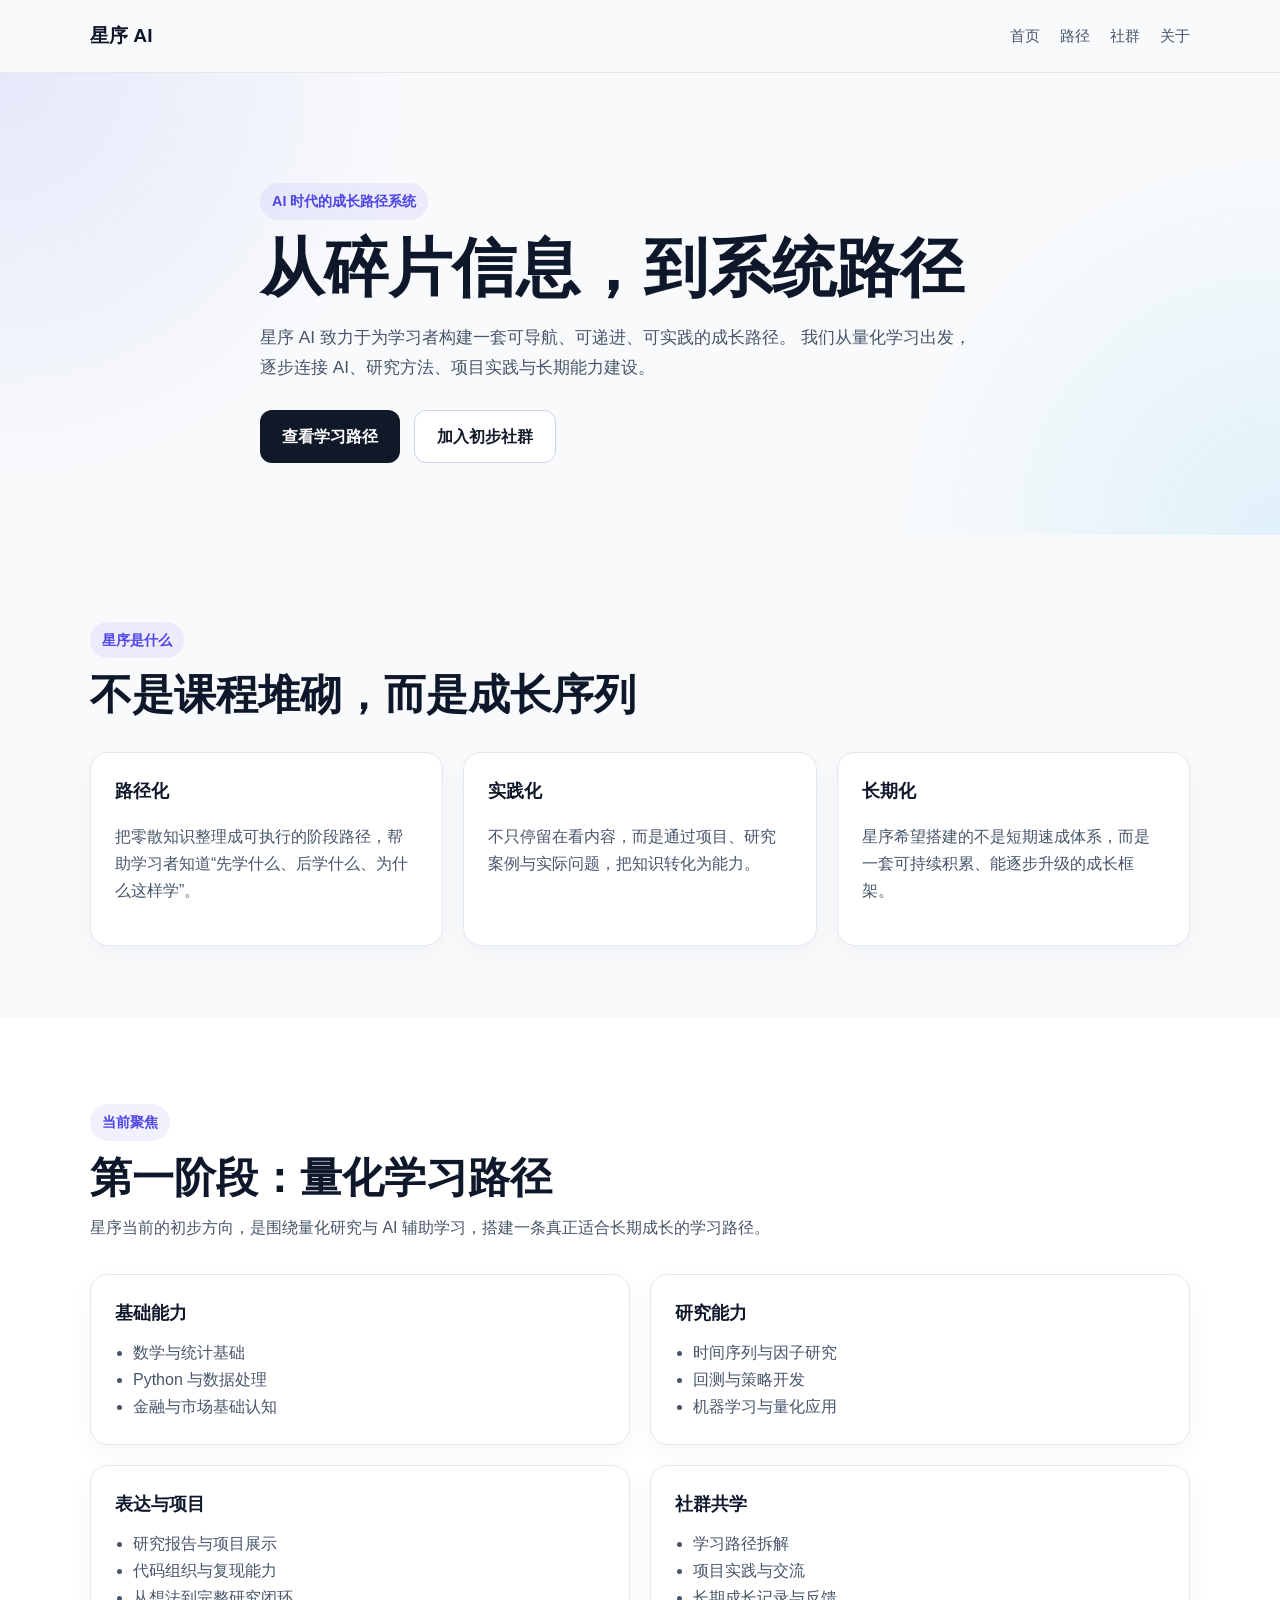
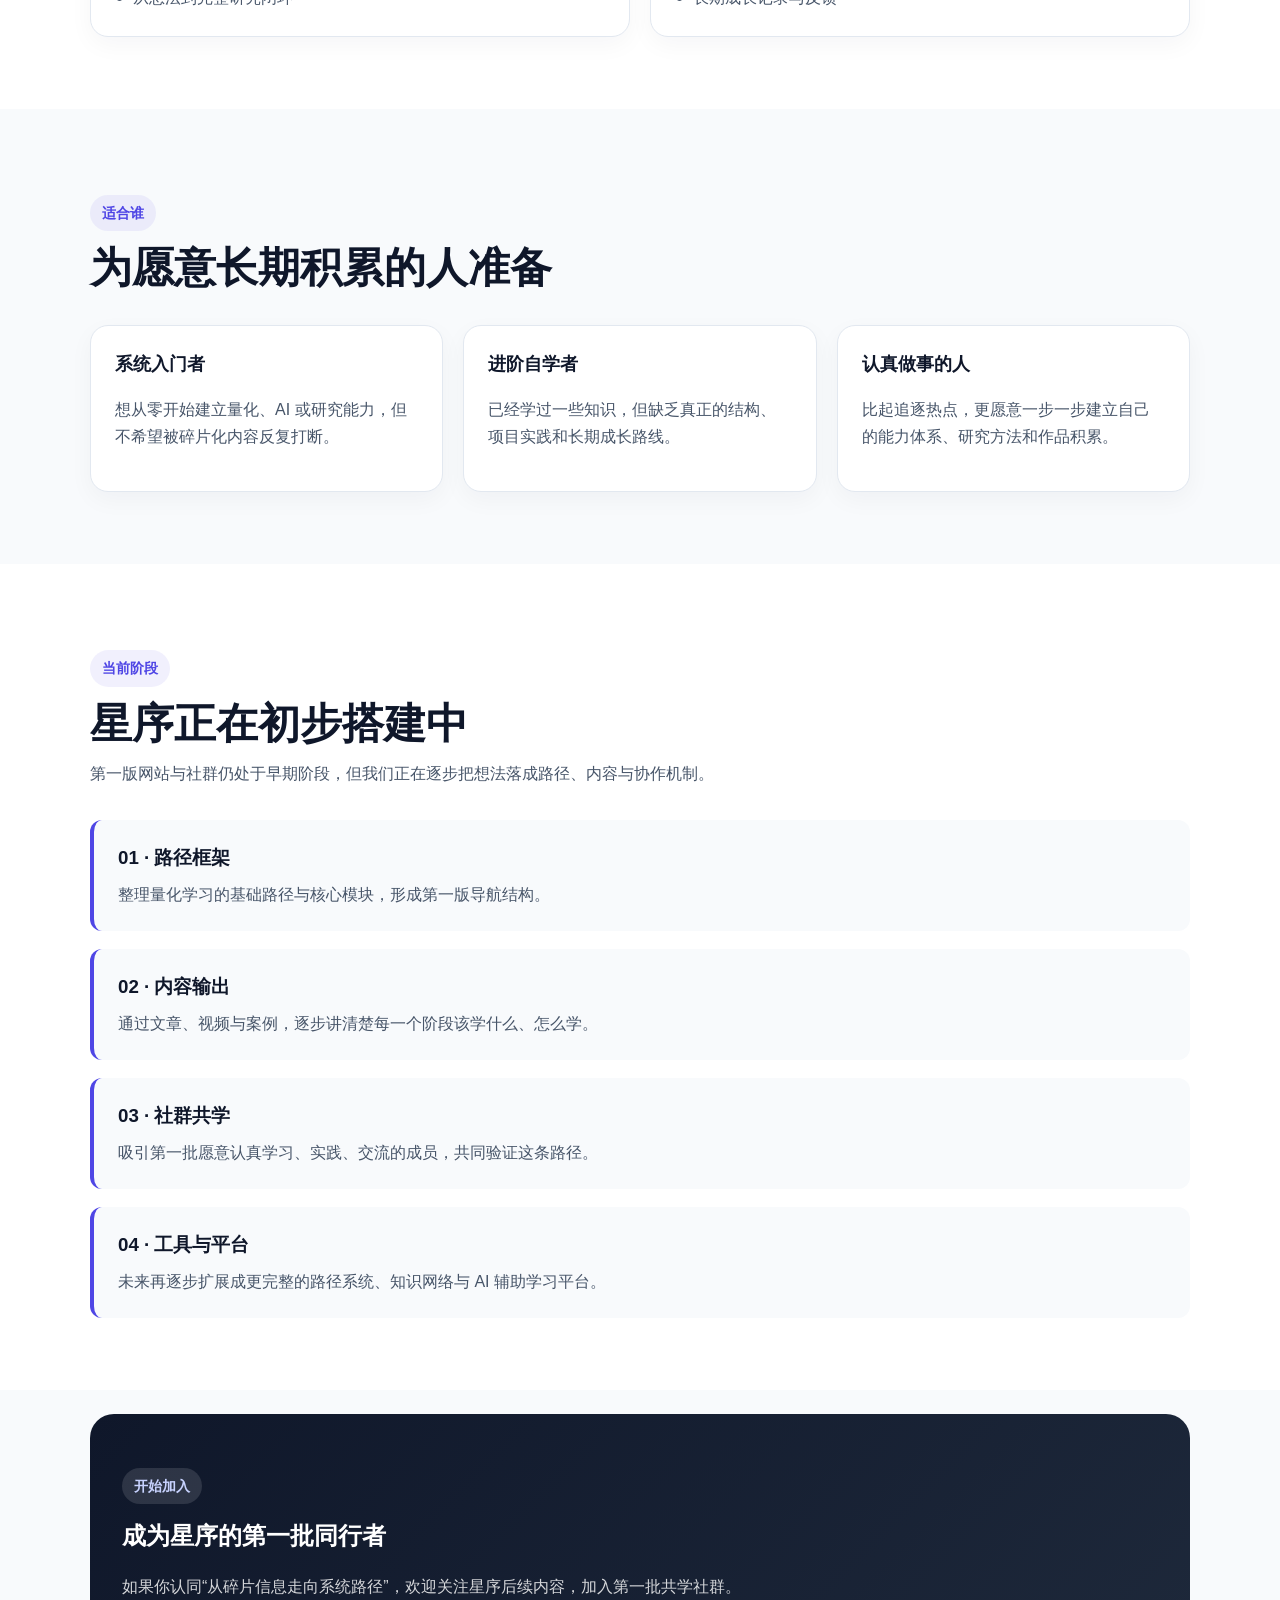
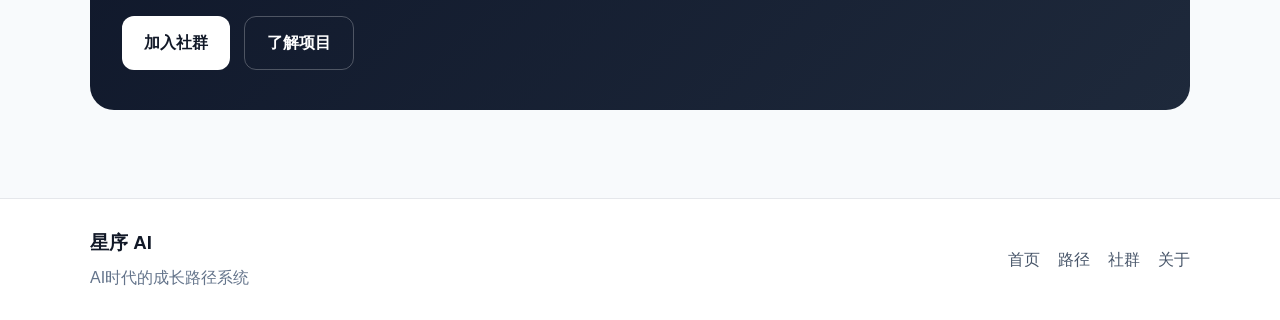
<file: index.html>
<!DOCTYPE html>
<html lang="zh-CN">
<head>
  <meta charset="UTF-8" />
  <meta name="viewport" content="width=device-width, initial-scale=1.0" />
  <title>星序 AI | AI时代的成长路径系统</title>
  <meta name="description" content="星序 AI 是一个面向 AI 时代与量化研究的成长路径系统，帮助学习者从碎片化信息走向系统化进阶。" />
  <meta name="keywords" content="星序AI, 量化学习, AI学习路径, 量化研究, 成长路径, 学习社群" />
  <meta name="author" content="星序 AI" />
  <link rel="stylesheet" href="styles/main.css" />
</head>
<body>
  <header class="site-header">
    <div class="container nav">
      <div class="brand">
        <a href="index.html">星序 AI</a>
      </div>
      <nav class="nav-links">
        <a href="index.html">首页</a>
        <a href="pages/path.html">路径</a>
        <a href="pages/community.html">社群</a>
        <a href="pages/about.html">关于</a>
      </nav>
    </div>
  </header>

  <main>
    <section class="hero">
      <div class="container hero-content">
        <p class="hero-tag">AI 时代的成长路径系统</p>
        <h1>从碎片信息，到系统路径</h1>
        <p class="hero-desc">
          星序 AI 致力于为学习者构建一套可导航、可递进、可实践的成长路径。
          我们从量化学习出发，逐步连接 AI、研究方法、项目实践与长期能力建设。
        </p>
        <div class="hero-actions">
          <a class="btn btn-primary" href="pages/path.html">查看学习路径</a>
          <a class="btn btn-secondary" href="pages/community.html">加入初步社群</a>
        </div>
      </div>
    </section>

    <section class="section">
      <div class="container">
        <div class="section-header">
          <p class="section-tag">星序是什么</p>
          <h2>不是课程堆砌，而是成长序列</h2>
        </div>
        <div class="grid grid-3">
          <div class="card">
            <h3>路径化</h3>
            <p>
              把零散知识整理成可执行的阶段路径，帮助学习者知道“先学什么、后学什么、为什么这样学”。
            </p>
          </div>
          <div class="card">
            <h3>实践化</h3>
            <p>
              不只停留在看内容，而是通过项目、研究案例与实际问题，把知识转化为能力。
            </p>
          </div>
          <div class="card">
            <h3>长期化</h3>
            <p>
              星序希望搭建的不是短期速成体系，而是一套可持续积累、能逐步升级的成长框架。
            </p>
          </div>
        </div>
      </div>
    </section>

    <section class="section section-alt">
      <div class="container">
        <div class="section-header">
          <p class="section-tag">当前聚焦</p>
          <h2>第一阶段：量化学习路径</h2>
          <p class="section-desc">
            星序当前的初步方向，是围绕量化研究与 AI 辅助学习，搭建一条真正适合长期成长的学习路径。
          </p>
        </div>
        <div class="grid grid-2">
          <div class="card">
            <h3>基础能力</h3>
            <ul>
              <li>数学与统计基础</li>
              <li>Python 与数据处理</li>
              <li>金融与市场基础认知</li>
            </ul>
          </div>
          <div class="card">
            <h3>研究能力</h3>
            <ul>
              <li>时间序列与因子研究</li>
              <li>回测与策略开发</li>
              <li>机器学习与量化应用</li>
            </ul>
          </div>
          <div class="card">
            <h3>表达与项目</h3>
            <ul>
              <li>研究报告与项目展示</li>
              <li>代码组织与复现能力</li>
              <li>从想法到完整研究闭环</li>
            </ul>
          </div>
          <div class="card">
            <h3>社群共学</h3>
            <ul>
              <li>学习路径拆解</li>
              <li>项目实践与交流</li>
              <li>长期成长记录与反馈</li>
            </ul>
          </div>
        </div>
      </div>
    </section>

    <section class="section">
      <div class="container">
        <div class="section-header">
          <p class="section-tag">适合谁</p>
          <h2>为愿意长期积累的人准备</h2>
        </div>
        <div class="grid grid-3">
          <div class="card">
            <h3>系统入门者</h3>
            <p>
              想从零开始建立量化、AI 或研究能力，但不希望被碎片化内容反复打断。
            </p>
          </div>
          <div class="card">
            <h3>进阶自学者</h3>
            <p>
              已经学过一些知识，但缺乏真正的结构、项目实践和长期成长路线。
            </p>
          </div>
          <div class="card">
            <h3>认真做事的人</h3>
            <p>
              比起追逐热点，更愿意一步一步建立自己的能力体系、研究方法和作品积累。
            </p>
          </div>
        </div>
      </div>
    </section>

    <section class="section section-alt">
      <div class="container">
        <div class="section-header">
          <p class="section-tag">当前阶段</p>
          <h2>星序正在初步搭建中</h2>
          <p class="section-desc">
            第一版网站与社群仍处于早期阶段，但我们正在逐步把想法落成路径、内容与协作机制。
          </p>
        </div>
        <div class="timeline">
          <div class="timeline-item">
            <h3>01 · 路径框架</h3>
            <p>整理量化学习的基础路径与核心模块，形成第一版导航结构。</p>
          </div>
          <div class="timeline-item">
            <h3>02 · 内容输出</h3>
            <p>通过文章、视频与案例，逐步讲清楚每一个阶段该学什么、怎么学。</p>
          </div>
          <div class="timeline-item">
            <h3>03 · 社群共学</h3>
            <p>吸引第一批愿意认真学习、实践、交流的成员，共同验证这条路径。</p>
          </div>
          <div class="timeline-item">
            <h3>04 · 工具与平台</h3>
            <p>未来再逐步扩展成更完整的路径系统、知识网络与 AI 辅助学习平台。</p>
          </div>
        </div>
      </div>
    </section>

    <section class="section cta-section">
      <div class="container cta-box">
        <p class="section-tag">开始加入</p>
        <h2>成为星序的第一批同行者</h2>
        <p>
          如果你认同“从碎片信息走向系统路径”，欢迎关注星序后续内容，加入第一批共学社群。
        </p>
        <div class="hero-actions">
          <a class="btn btn-primary" href="pages/community.html">加入社群</a>
          <a class="btn btn-secondary" href="pages/about.html">了解项目</a>
        </div>
      </div>
    </section>
  </main>

  <footer class="site-footer">
    <div class="container footer-content">
      <div>
        <h3>星序 AI</h3>
        <p>AI时代的成长路径系统</p>
      </div>
      <div class="footer-links">
        <a href="index.html">首页</a>
        <a href="pages/path.html">路径</a>
        <a href="pages/community.html">社群</a>
        <a href="pages/about.html">关于</a>
      </div>
    </div>
  </footer>

  <script src="scripts/main.js"></script>
</body>
</html>
</file>
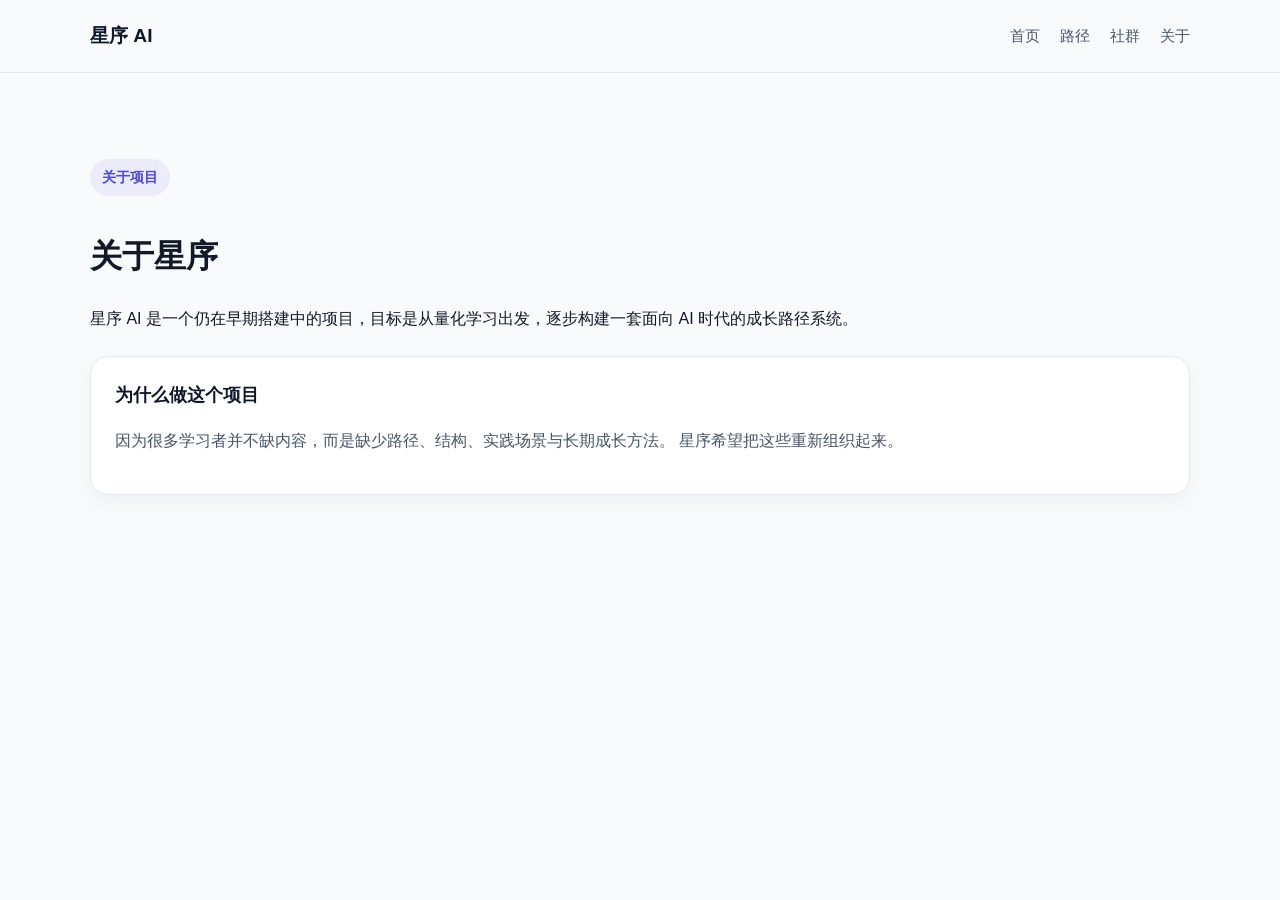
<file: pages/about.html>
<!DOCTYPE html>
<html lang="zh-CN">
<head>
  <meta charset="UTF-8" />
  <meta name="viewport" content="width=device-width, initial-scale=1.0" />
  <title>关于 | 星序 AI</title>
  <link rel="stylesheet" href="../styles/main.css" />
</head>
<body>
  <header class="site-header">
    <div class="container nav">
      <div class="brand"><a href="../index.html">星序 AI</a></div>
      <nav class="nav-links">
        <a href="../index.html">首页</a>
        <a href="path.html">路径</a>
        <a href="community.html">社群</a>
        <a href="about.html">关于</a>
      </nav>
    </div>
  </header>

  <main class="section">
    <div class="container">
      <p class="section-tag">关于项目</p>
      <h1>关于星序</h1>
      <p>
        星序 AI 是一个仍在早期搭建中的项目，目标是从量化学习出发，逐步构建一套面向 AI 时代的成长路径系统。
      </p>

      <div class="card" style="margin-top: 24px;">
        <h3>为什么做这个项目</h3>
        <p>
          因为很多学习者并不缺内容，而是缺少路径、结构、实践场景与长期成长方法。
          星序希望把这些重新组织起来。
        </p>
      </div>
    </div>
  </main>
</body>
</html>
</file>
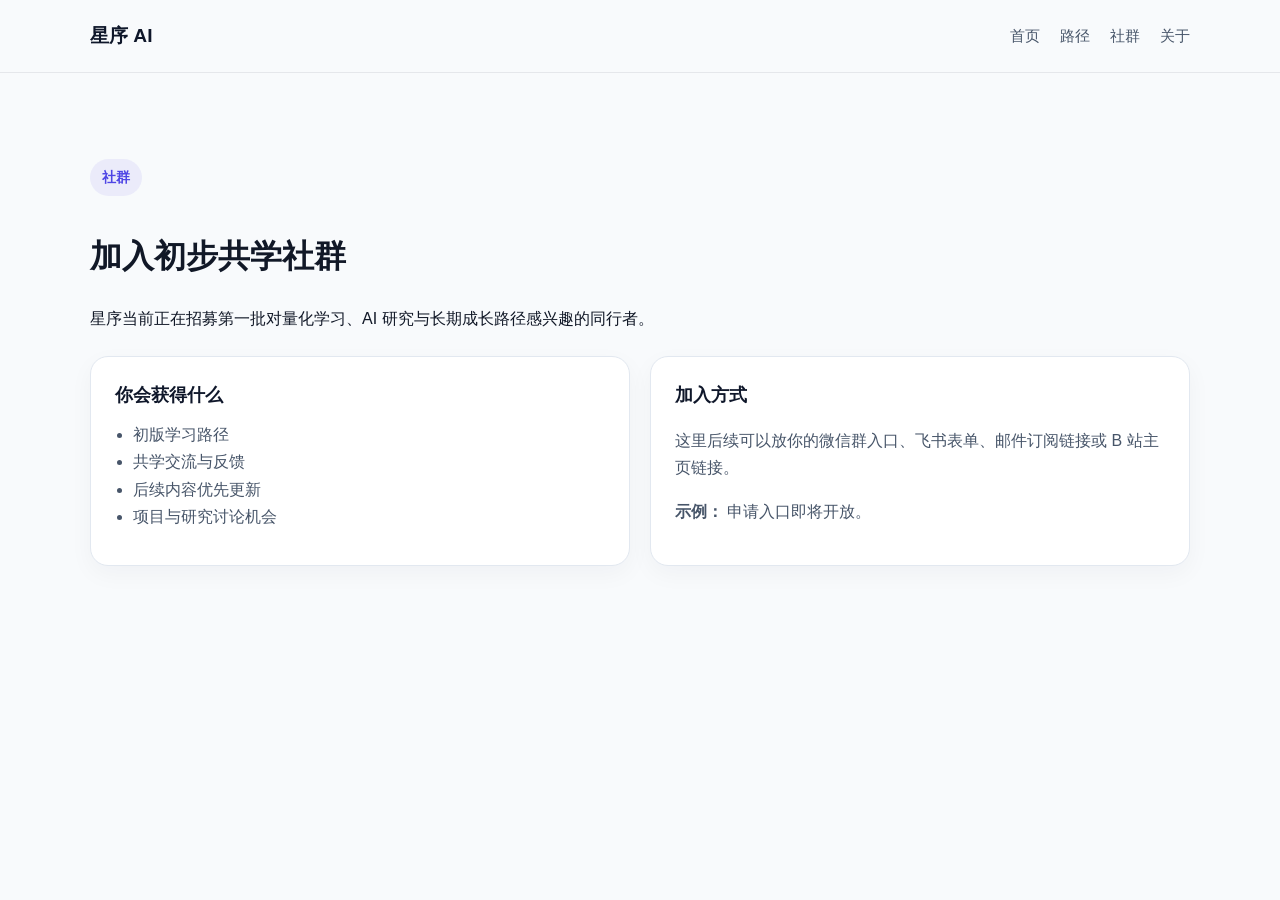
<file: pages/community.html>
<!DOCTYPE html>
<html lang="zh-CN">
<head>
  <meta charset="UTF-8" />
  <meta name="viewport" content="width=device-width, initial-scale=1.0" />
  <title>社群 | 星序 AI</title>
  <link rel="stylesheet" href="../styles/main.css" />
</head>
<body>
  <header class="site-header">
    <div class="container nav">
      <div class="brand"><a href="../index.html">星序 AI</a></div>
      <nav class="nav-links">
        <a href="../index.html">首页</a>
        <a href="path.html">路径</a>
        <a href="community.html">社群</a>
        <a href="about.html">关于</a>
      </nav>
    </div>
  </header>

  <main class="section">
    <div class="container">
      <p class="section-tag">社群</p>
      <h1>加入初步共学社群</h1>
      <p>
        星序当前正在招募第一批对量化学习、AI 研究与长期成长路径感兴趣的同行者。
      </p>

      <div class="grid grid-2" style="margin-top: 24px;">
        <div class="card">
          <h3>你会获得什么</h3>
          <ul>
            <li>初版学习路径</li>
            <li>共学交流与反馈</li>
            <li>后续内容优先更新</li>
            <li>项目与研究讨论机会</li>
          </ul>
        </div>

        <div class="card">
          <h3>加入方式</h3>
          <p>
            这里后续可以放你的微信群入口、飞书表单、邮件订阅链接或 B 站主页链接。
          </p>
          <p><strong>示例：</strong> 申请入口即将开放。</p>
        </div>
      </div>
    </div>
  </main>
</body>
</html>
</file>
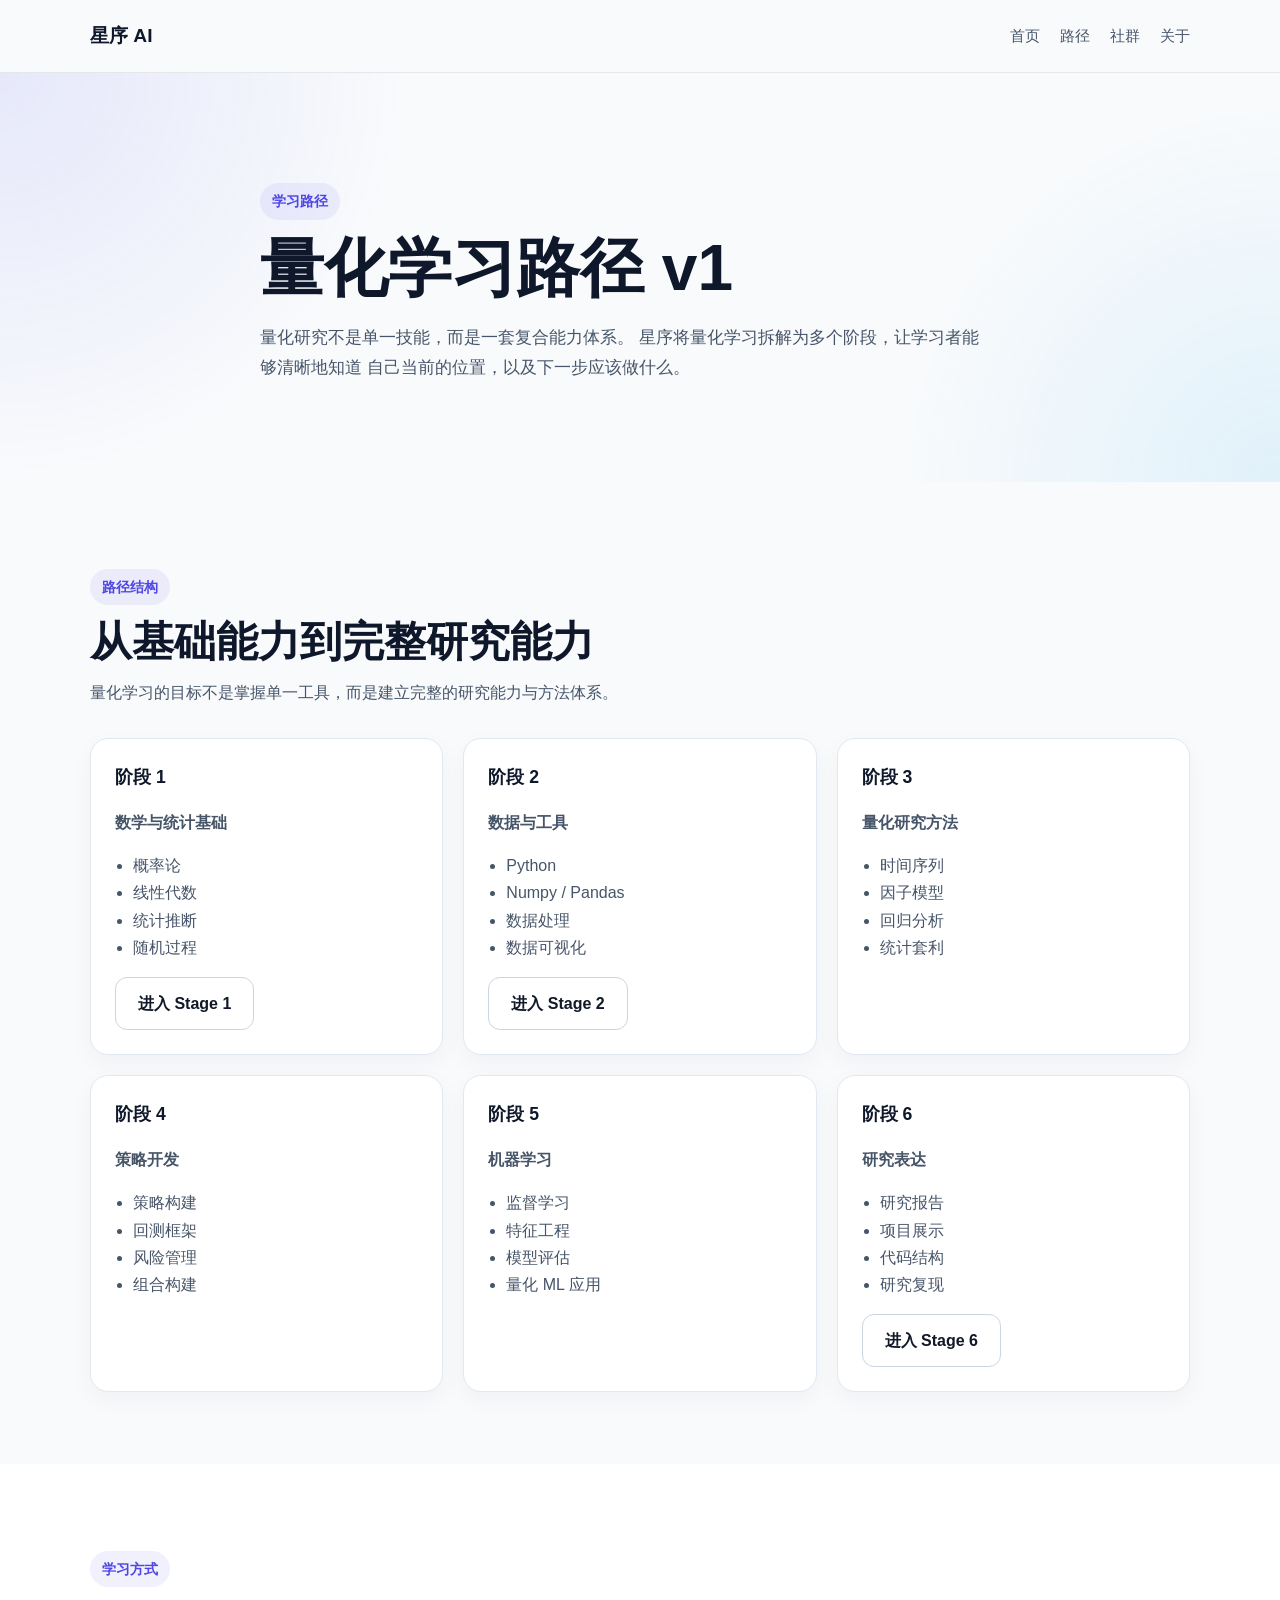
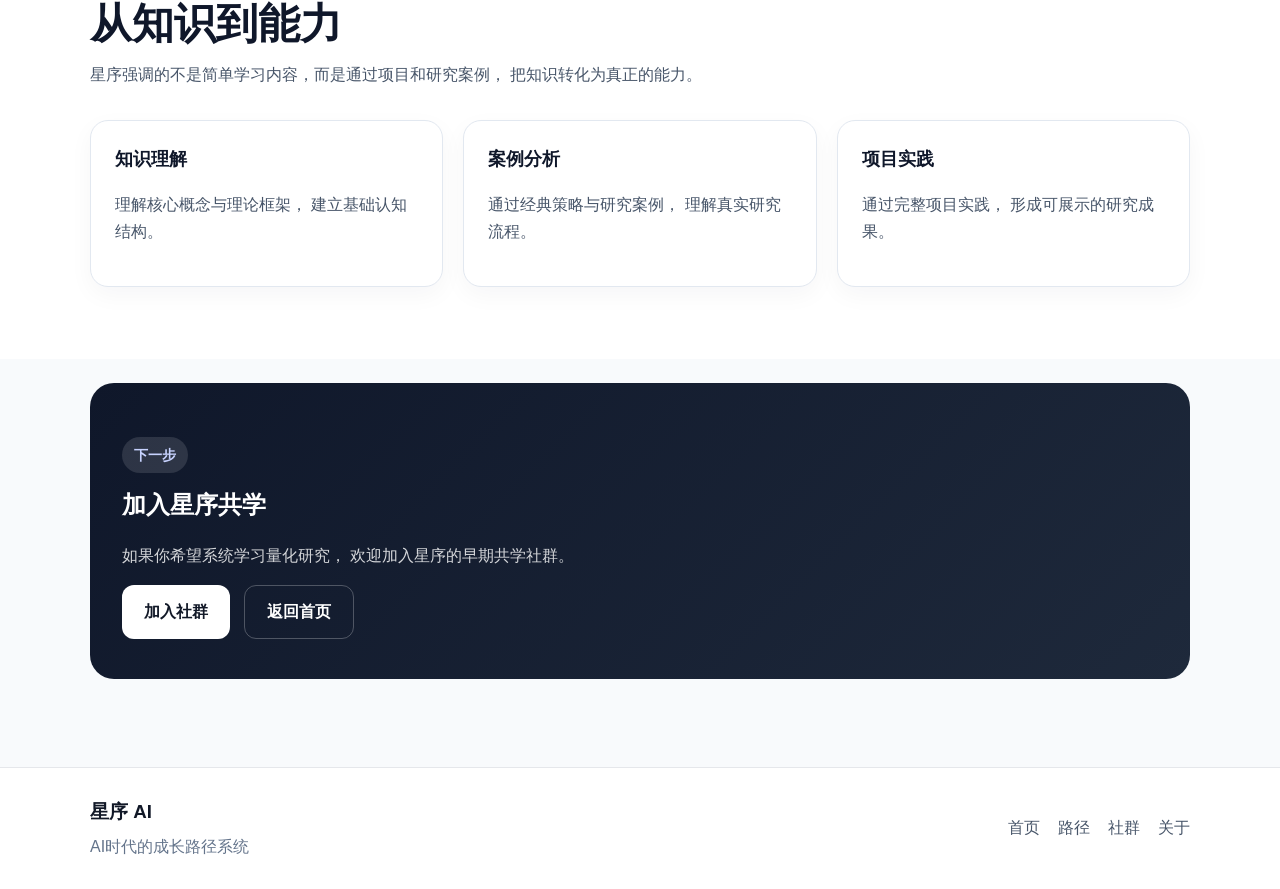
<file: pages/path.html>
<!DOCTYPE html>
<html lang="zh-CN">
<head>
<meta charset="UTF-8" />
<meta name="viewport" content="width=device-width, initial-scale=1.0" />

<title>学习路径 | 星序 AI</title>

<link rel="stylesheet" href="../styles/main.css" />

</head>

<body>

<header class="site-header">
<div class="container nav">

<div class="brand">
<a href="../index.html">星序 AI</a>
</div>

<nav class="nav-links">
<a href="../index.html">首页</a>
<a href="path.html">路径</a>
<a href="community.html">社群</a>
<a href="about.html">关于</a>
</nav>

</div>
</header>

<main>

<section class="hero">
<div class="container hero-content">

<p class="hero-tag">学习路径</p>

<h1>量化学习路径 v1</h1>

<p class="hero-desc">
量化研究不是单一技能，而是一套复合能力体系。
星序将量化学习拆解为多个阶段，让学习者能够清晰地知道
自己当前的位置，以及下一步应该做什么。
</p>

</div>
</section>


<section class="section">

<div class="container">

<div class="section-header">
<p class="section-tag">路径结构</p>
<h2>从基础能力到完整研究能力</h2>
<p class="section-desc">
量化学习的目标不是掌握单一工具，而是建立完整的研究能力与方法体系。
</p>
</div>

<div class="grid grid-3">
  
<div class="card">
<h3>阶段 1</h3>
<p><strong>数学与统计基础</strong></p>
<ul>
<li>概率论</li>
<li>线性代数</li>
<li>统计推断</li>
<li>随机过程</li>
</ul>
<div class="hero-actions" style="margin-top:16px">
<a class="btn btn-secondary" href="../stages/stage1_math.html">
进入 Stage 1
</a>
</div>
</div>

<div class="card">
<h3>阶段 2</h3>
<p><strong>数据与工具</strong></p>
<ul>
<li>Python</li>
<li>Numpy / Pandas</li>
<li>数据处理</li>
<li>数据可视化</li>
</ul>
<div class="hero-actions" style="margin-top:16px">
<a class="btn btn-secondary" href="../stages/stage2_python.html">
进入 Stage 2
</a>
</div>
</div>

<div class="card">
<h3>阶段 3</h3>
<p><strong>量化研究方法</strong></p>
<ul>
<li>时间序列</li>
<li>因子模型</li>
<li>回归分析</li>
<li>统计套利</li>
</ul>
</div>

<div class="card">
<h3>阶段 4</h3>
<p><strong>策略开发</strong></p>
<ul>
<li>策略构建</li>
<li>回测框架</li>
<li>风险管理</li>
<li>组合构建</li>
</ul>
</div>

<div class="card">
<h3>阶段 5</h3>
<p><strong>机器学习</strong></p>
<ul>
<li>监督学习</li>
<li>特征工程</li>
<li>模型评估</li>
<li>量化 ML 应用</li>
</ul>
</div>

<div class="card">
<h3>阶段 6</h3>
<p><strong>研究表达</strong></p>
<ul>
<li>研究报告</li>
<li>项目展示</li>
<li>代码结构</li>
<li>研究复现</li>
</ul>
<div class="hero-actions" style="margin-top:16px">
<a class="btn btn-secondary" href="../stages/stage6_projects.html">
进入 Stage 6
</a>
</div>
</div>

</div>

</div>

</section>


<section class="section section-alt">

<div class="container">

<div class="section-header">

<p class="section-tag">学习方式</p>

<h2>从知识到能力</h2>

<p class="section-desc">
星序强调的不是简单学习内容，而是通过项目和研究案例，
把知识转化为真正的能力。
</p>

</div>

<div class="grid grid-3">

<div class="card">
<h3>知识理解</h3>
<p>
理解核心概念与理论框架，
建立基础认知结构。
</p>
</div>

<div class="card">
<h3>案例分析</h3>
<p>
通过经典策略与研究案例，
理解真实研究流程。
</p>
</div>

<div class="card">
<h3>项目实践</h3>
<p>
通过完整项目实践，
形成可展示的研究成果。
</p>
</div>

</div>

</div>

</section>



<section class="section cta-section">

<div class="container cta-box">

<p class="section-tag">下一步</p>

<h2>加入星序共学</h2>

<p>
如果你希望系统学习量化研究，
欢迎加入星序的早期共学社群。
</p>

<div class="hero-actions">

<a class="btn btn-primary" href="community.html">加入社群</a>

<a class="btn btn-secondary" href="../index.html">返回首页</a>

</div>

</div>

</section>


</main>

<footer class="site-footer">

<div class="container footer-content">

<div>
<h3>星序 AI</h3>
<p>AI时代的成长路径系统</p>
</div>

<div class="footer-links">
<a href="../index.html">首页</a>
<a href="path.html">路径</a>
<a href="community.html">社群</a>
<a href="about.html">关于</a>
</div>

</div>

</footer>

</body>

</html>
</file>
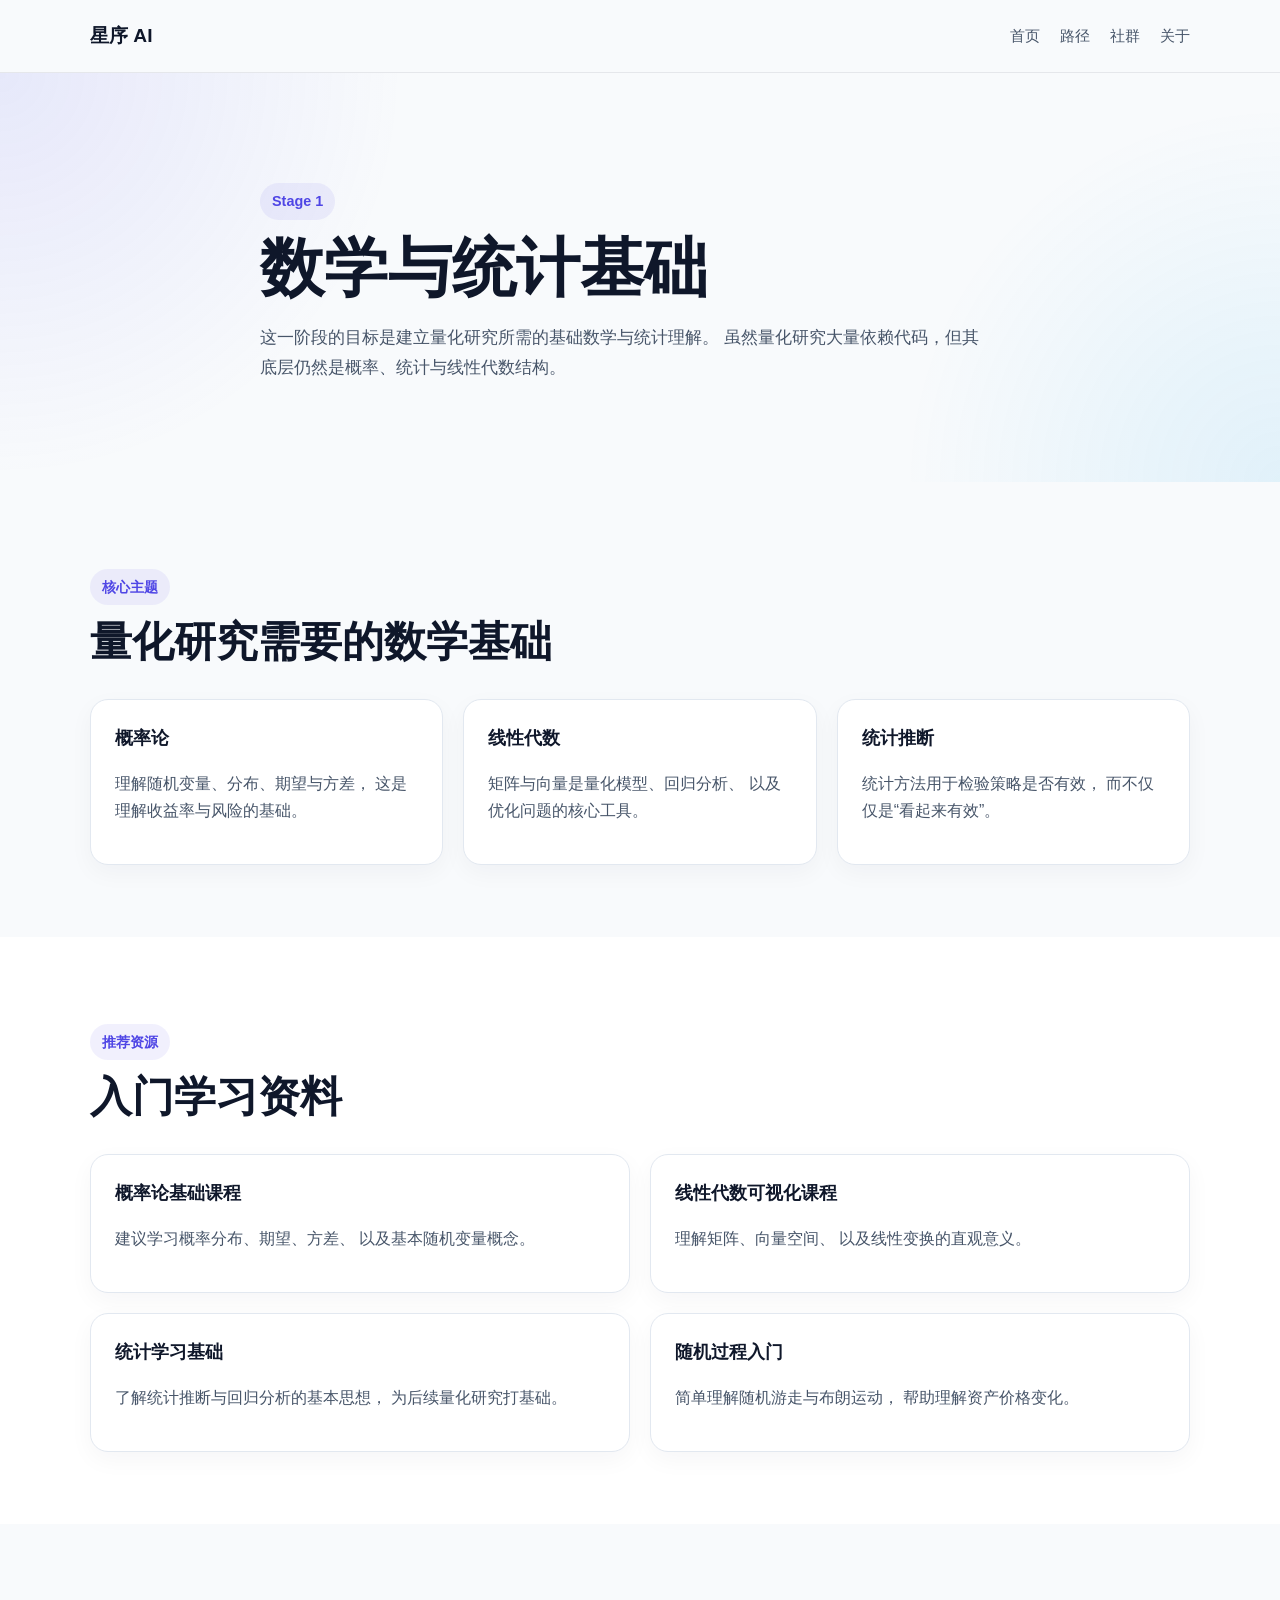
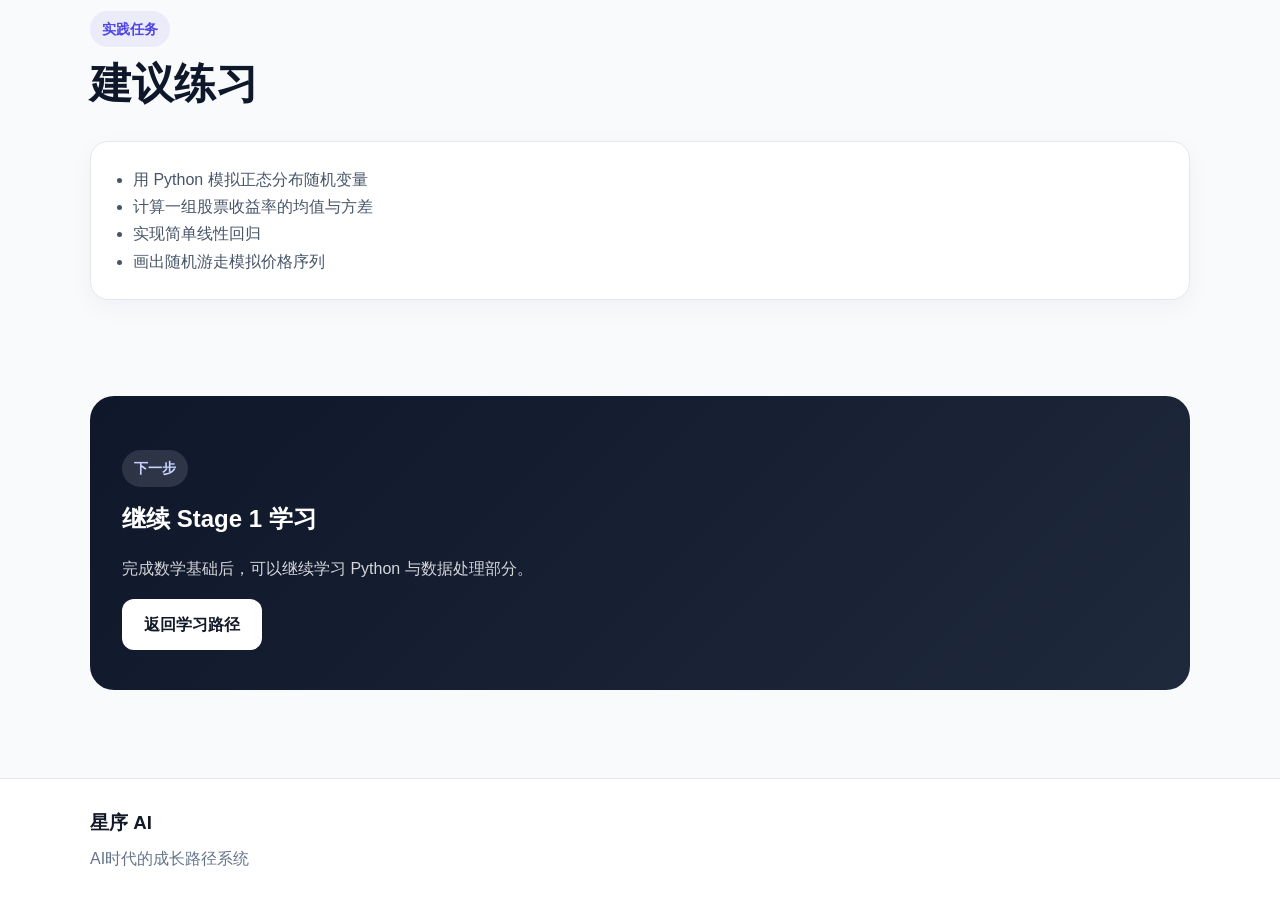
<file: stages/stage1_math.html>
<!DOCTYPE html>
<html lang="zh-CN">

<head>

<meta charset="UTF-8" />

<meta name="viewport" content="width=device-width, initial-scale=1.0" />

<title>Stage 1 · 数学基础 | 星序 AI</title>

<link rel="stylesheet" href="../../styles/main.css" />

</head>

<body>

<header class="site-header">

<div class="container nav">

<div class="brand">
<a href="../../index.html">星序 AI</a>
</div>

<nav class="nav-links">

<a href="../../index.html">首页</a>
<a href="../path.html">路径</a>
<a href="../community.html">社群</a>
<a href="../about.html">关于</a>

</nav>

</div>

</header>


<main>

<section class="hero">

<div class="container hero-content">

<p class="hero-tag">Stage 1</p>

<h1>数学与统计基础</h1>

<p class="hero-desc">

这一阶段的目标是建立量化研究所需的基础数学与统计理解。
虽然量化研究大量依赖代码，但其底层仍然是概率、统计与线性代数结构。

</p>

</div>

</section>


<section class="section">

<div class="container">

<div class="section-header">

<p class="section-tag">核心主题</p>

<h2>量化研究需要的数学基础</h2>

</div>


<div class="grid grid-3">

<div class="card">

<h3>概率论</h3>

<p>

理解随机变量、分布、期望与方差，
这是理解收益率与风险的基础。

</p>

</div>


<div class="card">

<h3>线性代数</h3>

<p>

矩阵与向量是量化模型、回归分析、
以及优化问题的核心工具。

</p>

</div>


<div class="card">

<h3>统计推断</h3>

<p>

统计方法用于检验策略是否有效，
而不仅仅是“看起来有效”。

</p>

</div>

</div>

</div>

</section>


<section class="section section-alt">

<div class="container">

<div class="section-header">

<p class="section-tag">推荐资源</p>

<h2>入门学习资料</h2>

</div>


<div class="grid grid-2">

<div class="card">

<h3>概率论基础课程</h3>

<p>

建议学习概率分布、期望、方差、
以及基本随机变量概念。

</p>

</div>


<div class="card">

<h3>线性代数可视化课程</h3>

<p>

理解矩阵、向量空间、
以及线性变换的直观意义。

</p>

</div>


<div class="card">

<h3>统计学习基础</h3>

<p>

了解统计推断与回归分析的基本思想，
为后续量化研究打基础。

</p>

</div>


<div class="card">

<h3>随机过程入门</h3>

<p>

简单理解随机游走与布朗运动，
帮助理解资产价格变化。

</p>

</div>

</div>

</div>

</section>


<section class="section">

<div class="container">

<div class="section-header">

<p class="section-tag">实践任务</p>

<h2>建议练习</h2>

</div>


<div class="card">

<ul>

<li>用 Python 模拟正态分布随机变量</li>

<li>计算一组股票收益率的均值与方差</li>

<li>实现简单线性回归</li>

<li>画出随机游走模拟价格序列</li>

</ul>

</div>

</div>

</section>


<section class="section cta-section">

<div class="container cta-box">

<p class="section-tag">下一步</p>

<h2>继续 Stage 1 学习</h2>

<p>

完成数学基础后，可以继续学习
Python 与数据处理部分。

</p>

<div class="hero-actions">

<a class="btn btn-primary" href="../path.html">

返回学习路径

</a>

</div>

</div>

</section>

</main>


<footer class="site-footer">

<div class="container footer-content">

<div>

<h3>星序 AI</h3>

<p>AI时代的成长路径系统</p>

</div>

</div>

</footer>

</body>

</html>
</file>
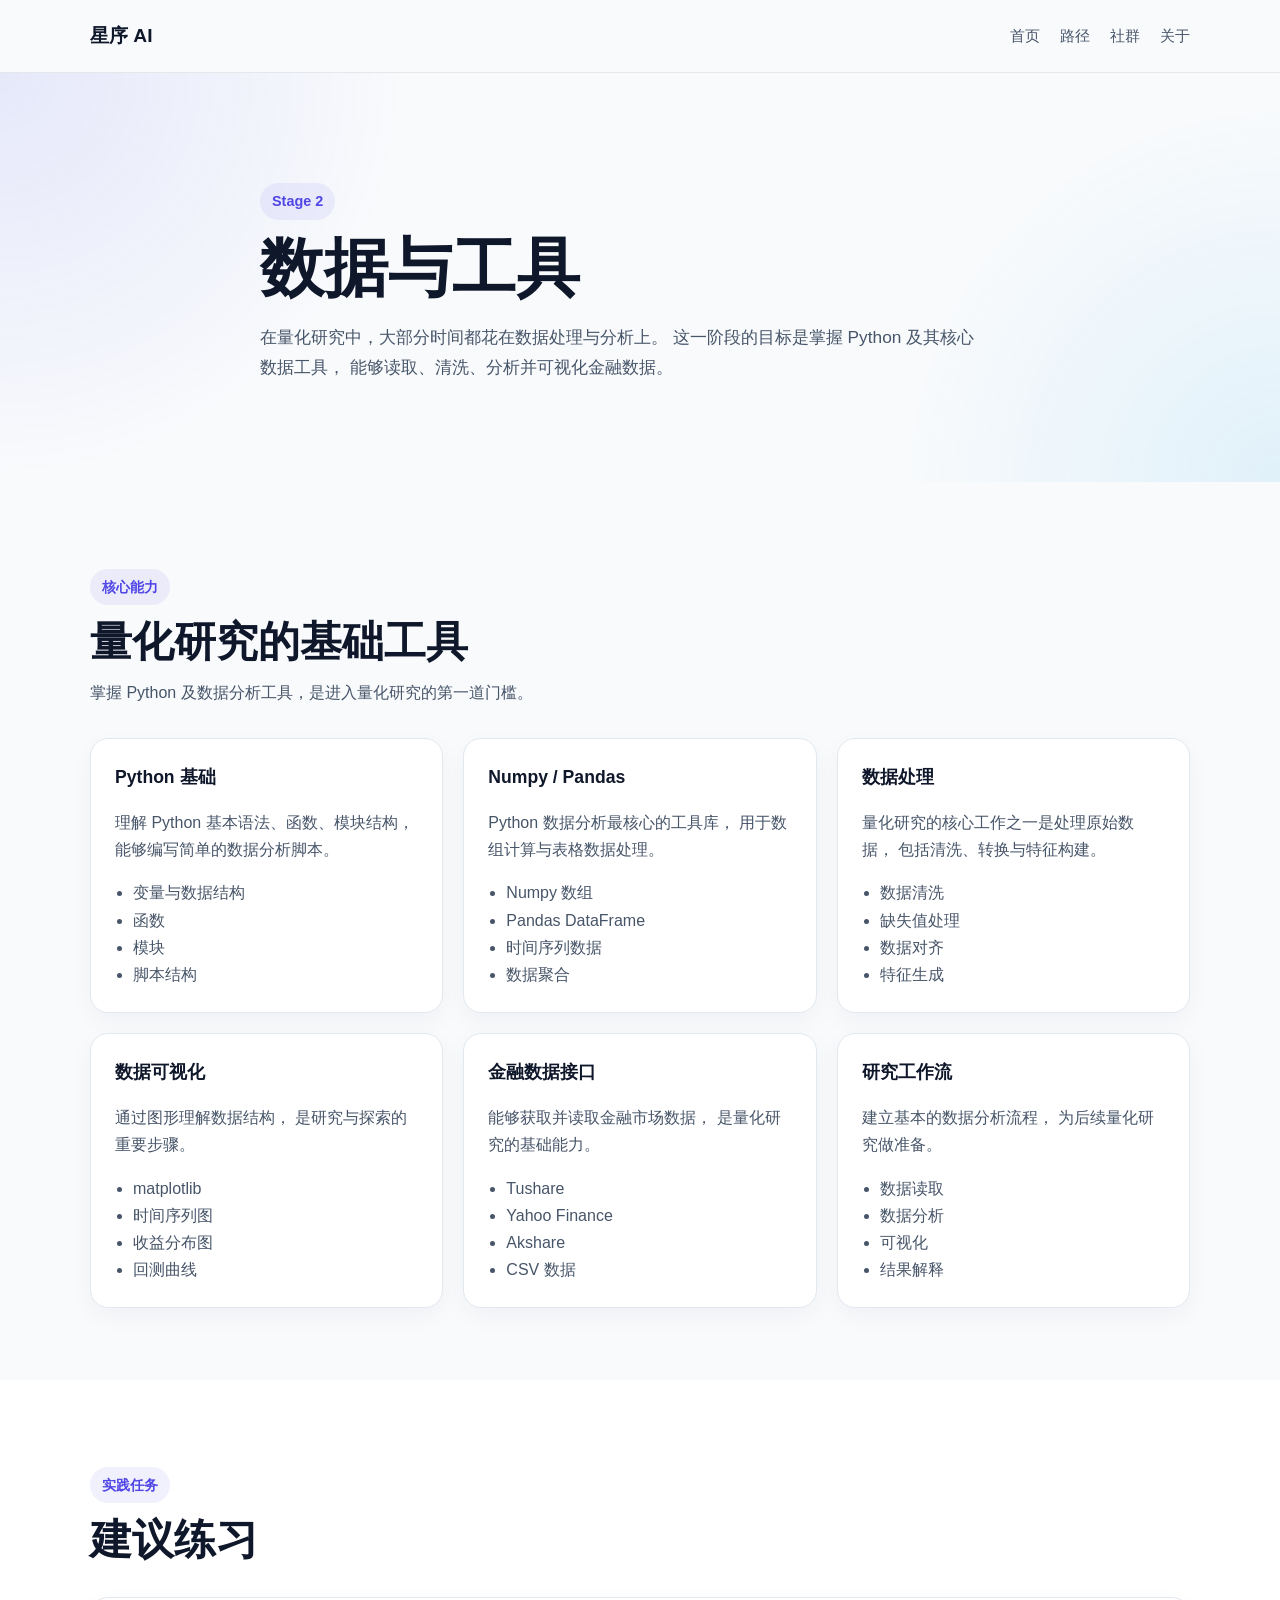
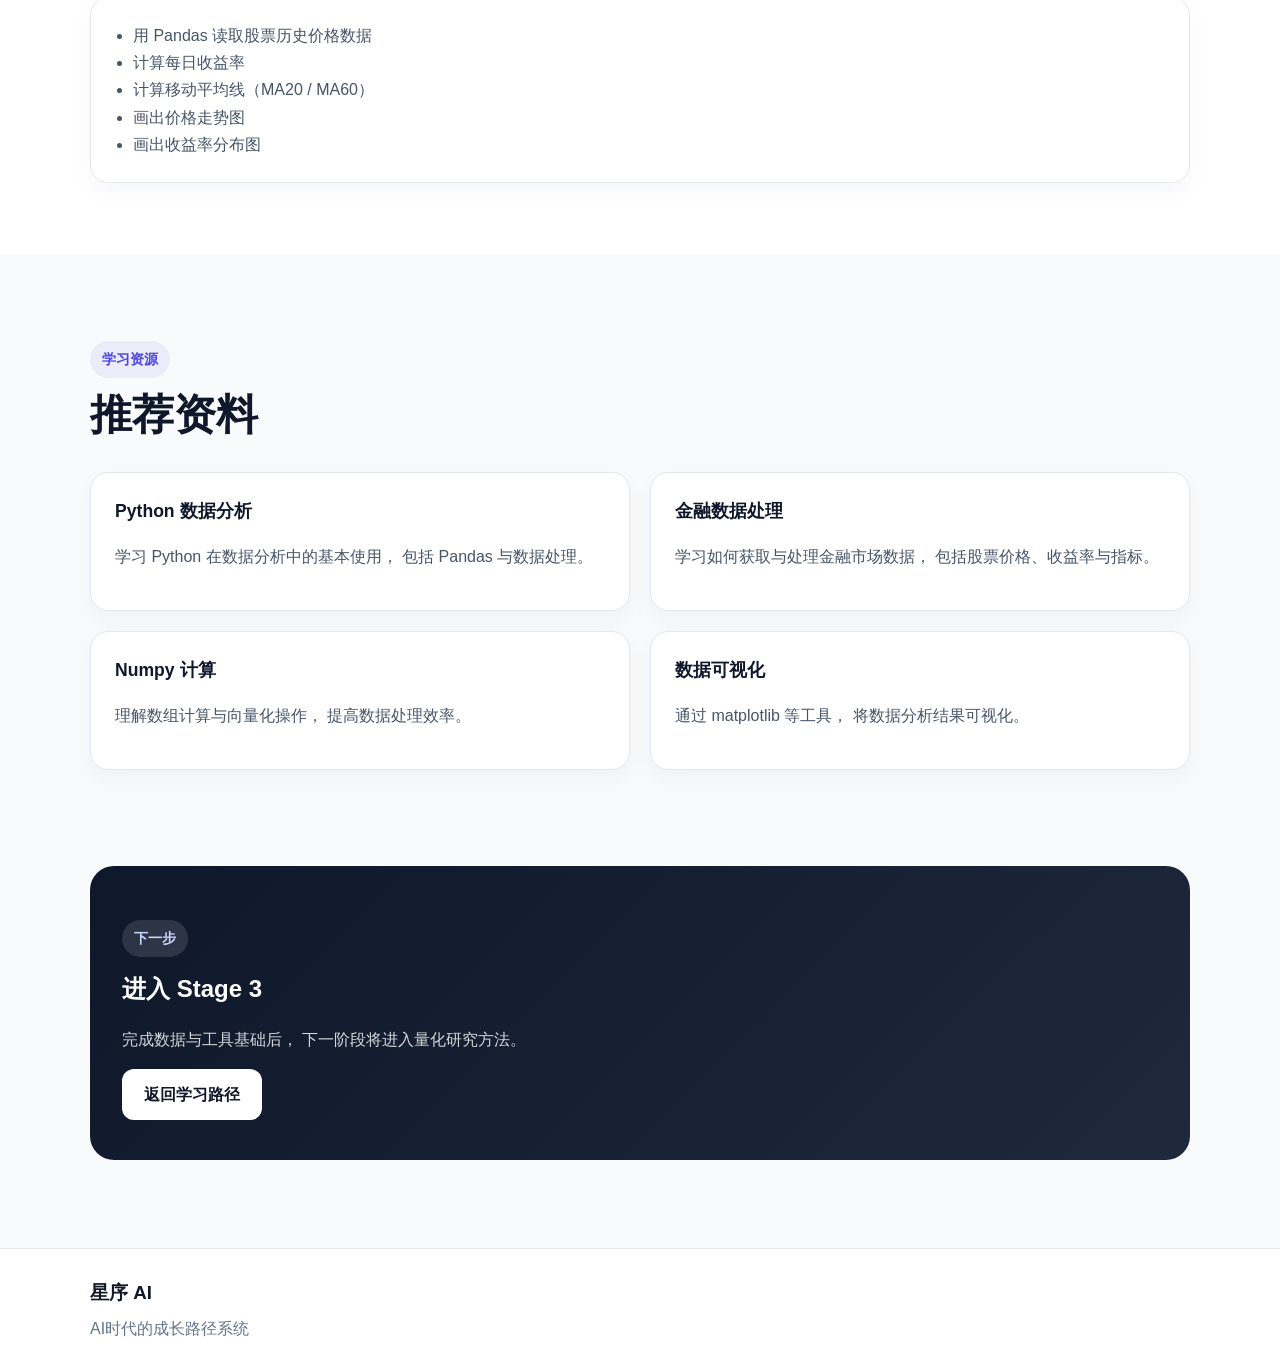
<file: stages/stage2_python.html>
<!DOCTYPE html>
<html lang="zh-CN">

<head>

<meta charset="UTF-8" />
<meta name="viewport" content="width=device-width, initial-scale=1.0" />

<title>Stage 2 · 数据与工具 | 星序 AI</title>

<link rel="stylesheet" href="../../styles/main.css" />

</head>

<body>

<header class="site-header">

<div class="container nav">

<div class="brand">
<a href="../../index.html">星序 AI</a>
</div>

<nav class="nav-links">
<a href="../../index.html">首页</a>
<a href="../path.html">路径</a>
<a href="../community.html">社群</a>
<a href="../about.html">关于</a>
</nav>

</div>

</header>



<main>

<section class="hero">

<div class="container hero-content">

<p class="hero-tag">Stage 2</p>

<h1>数据与工具</h1>

<p class="hero-desc">

在量化研究中，大部分时间都花在数据处理与分析上。
这一阶段的目标是掌握 Python 及其核心数据工具，
能够读取、清洗、分析并可视化金融数据。

</p>

</div>

</section>



<section class="section">

<div class="container">

<div class="section-header">

<p class="section-tag">核心能力</p>

<h2>量化研究的基础工具</h2>

<p class="section-desc">
掌握 Python 及数据分析工具，是进入量化研究的第一道门槛。
</p>

</div>


<div class="grid grid-3">


<div class="card">

<h3>Python 基础</h3>

<p>
理解 Python 基本语法、函数、模块结构，
能够编写简单的数据分析脚本。
</p>

<ul>
<li>变量与数据结构</li>
<li>函数</li>
<li>模块</li>
<li>脚本结构</li>
</ul>

</div>


<div class="card">

<h3>Numpy / Pandas</h3>

<p>
Python 数据分析最核心的工具库，
用于数组计算与表格数据处理。
</p>

<ul>
<li>Numpy 数组</li>
<li>Pandas DataFrame</li>
<li>时间序列数据</li>
<li>数据聚合</li>
</ul>

</div>



<div class="card">

<h3>数据处理</h3>

<p>
量化研究的核心工作之一是处理原始数据，
包括清洗、转换与特征构建。
</p>

<ul>
<li>数据清洗</li>
<li>缺失值处理</li>
<li>数据对齐</li>
<li>特征生成</li>
</ul>

</div>



<div class="card">

<h3>数据可视化</h3>

<p>
通过图形理解数据结构，
是研究与探索的重要步骤。
</p>

<ul>
<li>matplotlib</li>
<li>时间序列图</li>
<li>收益分布图</li>
<li>回测曲线</li>
</ul>

</div>



<div class="card">

<h3>金融数据接口</h3>

<p>
能够获取并读取金融市场数据，
是量化研究的基础能力。
</p>

<ul>
<li>Tushare</li>
<li>Yahoo Finance</li>
<li>Akshare</li>
<li>CSV 数据</li>
</ul>

</div>



<div class="card">

<h3>研究工作流</h3>

<p>
建立基本的数据分析流程，
为后续量化研究做准备。
</p>

<ul>
<li>数据读取</li>
<li>数据分析</li>
<li>可视化</li>
<li>结果解释</li>
</ul>

</div>


</div>

</div>

</section>



<section class="section section-alt">

<div class="container">

<div class="section-header">

<p class="section-tag">实践任务</p>

<h2>建议练习</h2>

</div>


<div class="card">

<ul>

<li>用 Pandas 读取股票历史价格数据</li>

<li>计算每日收益率</li>

<li>计算移动平均线（MA20 / MA60）</li>

<li>画出价格走势图</li>

<li>画出收益率分布图</li>

</ul>

</div>

</div>

</section>



<section class="section">

<div class="container">

<div class="section-header">

<p class="section-tag">学习资源</p>

<h2>推荐资料</h2>

</div>


<div class="grid grid-2">

<div class="card">

<h3>Python 数据分析</h3>

<p>
学习 Python 在数据分析中的基本使用，
包括 Pandas 与数据处理。
</p>

</div>


<div class="card">

<h3>金融数据处理</h3>

<p>
学习如何获取与处理金融市场数据，
包括股票价格、收益率与指标。
</p>

</div>


<div class="card">

<h3>Numpy 计算</h3>

<p>
理解数组计算与向量化操作，
提高数据处理效率。
</p>

</div>


<div class="card">

<h3>数据可视化</h3>

<p>
通过 matplotlib 等工具，
将数据分析结果可视化。
</p>

</div>

</div>

</div>

</section>



<section class="section cta-section">

<div class="container cta-box">

<p class="section-tag">下一步</p>

<h2>进入 Stage 3</h2>

<p>
完成数据与工具基础后，
下一阶段将进入量化研究方法。
</p>

<div class="hero-actions">

<a class="btn btn-primary" href="../path.html">
返回学习路径
</a>

</div>

</div>

</section>

</main>



<footer class="site-footer">

<div class="container footer-content">

<div>
<h3>星序 AI</h3>
<p>AI时代的成长路径系统</p>
</div>

</div>

</footer>

</body>

</html>
</file>
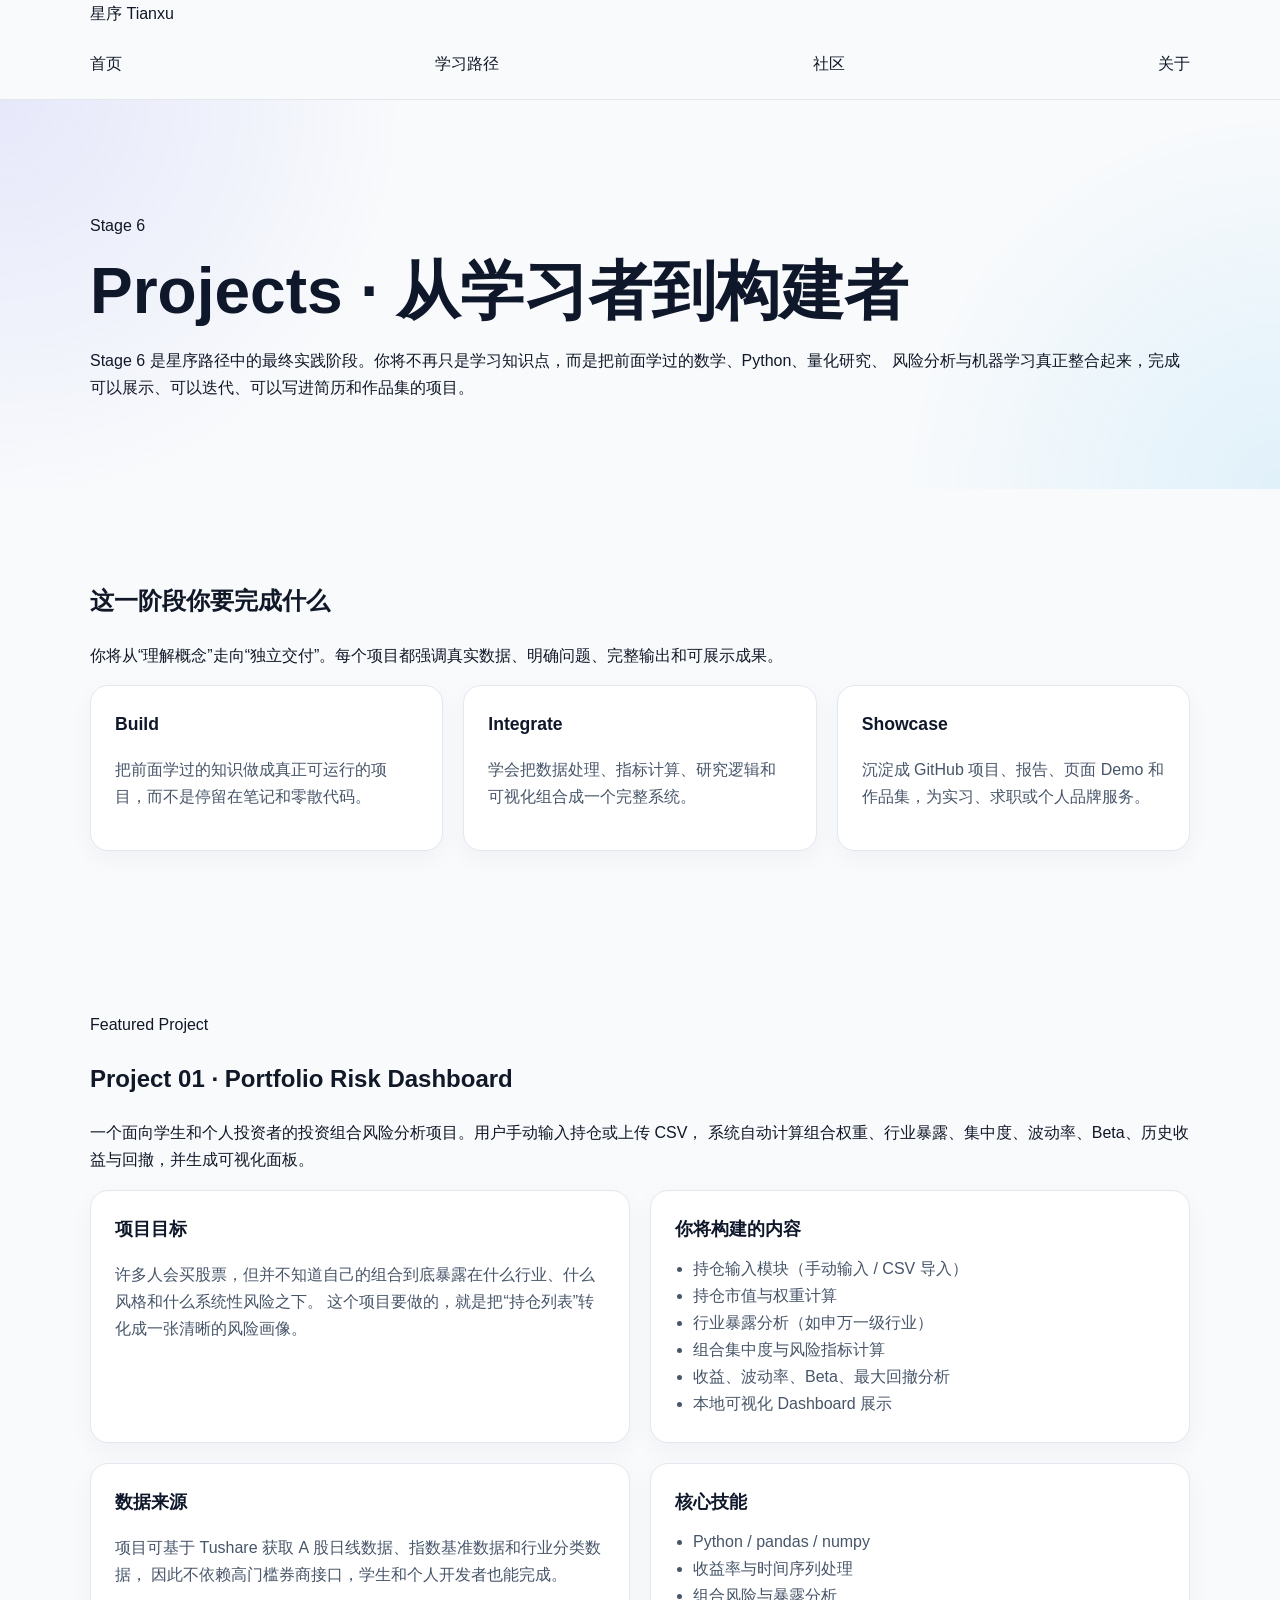
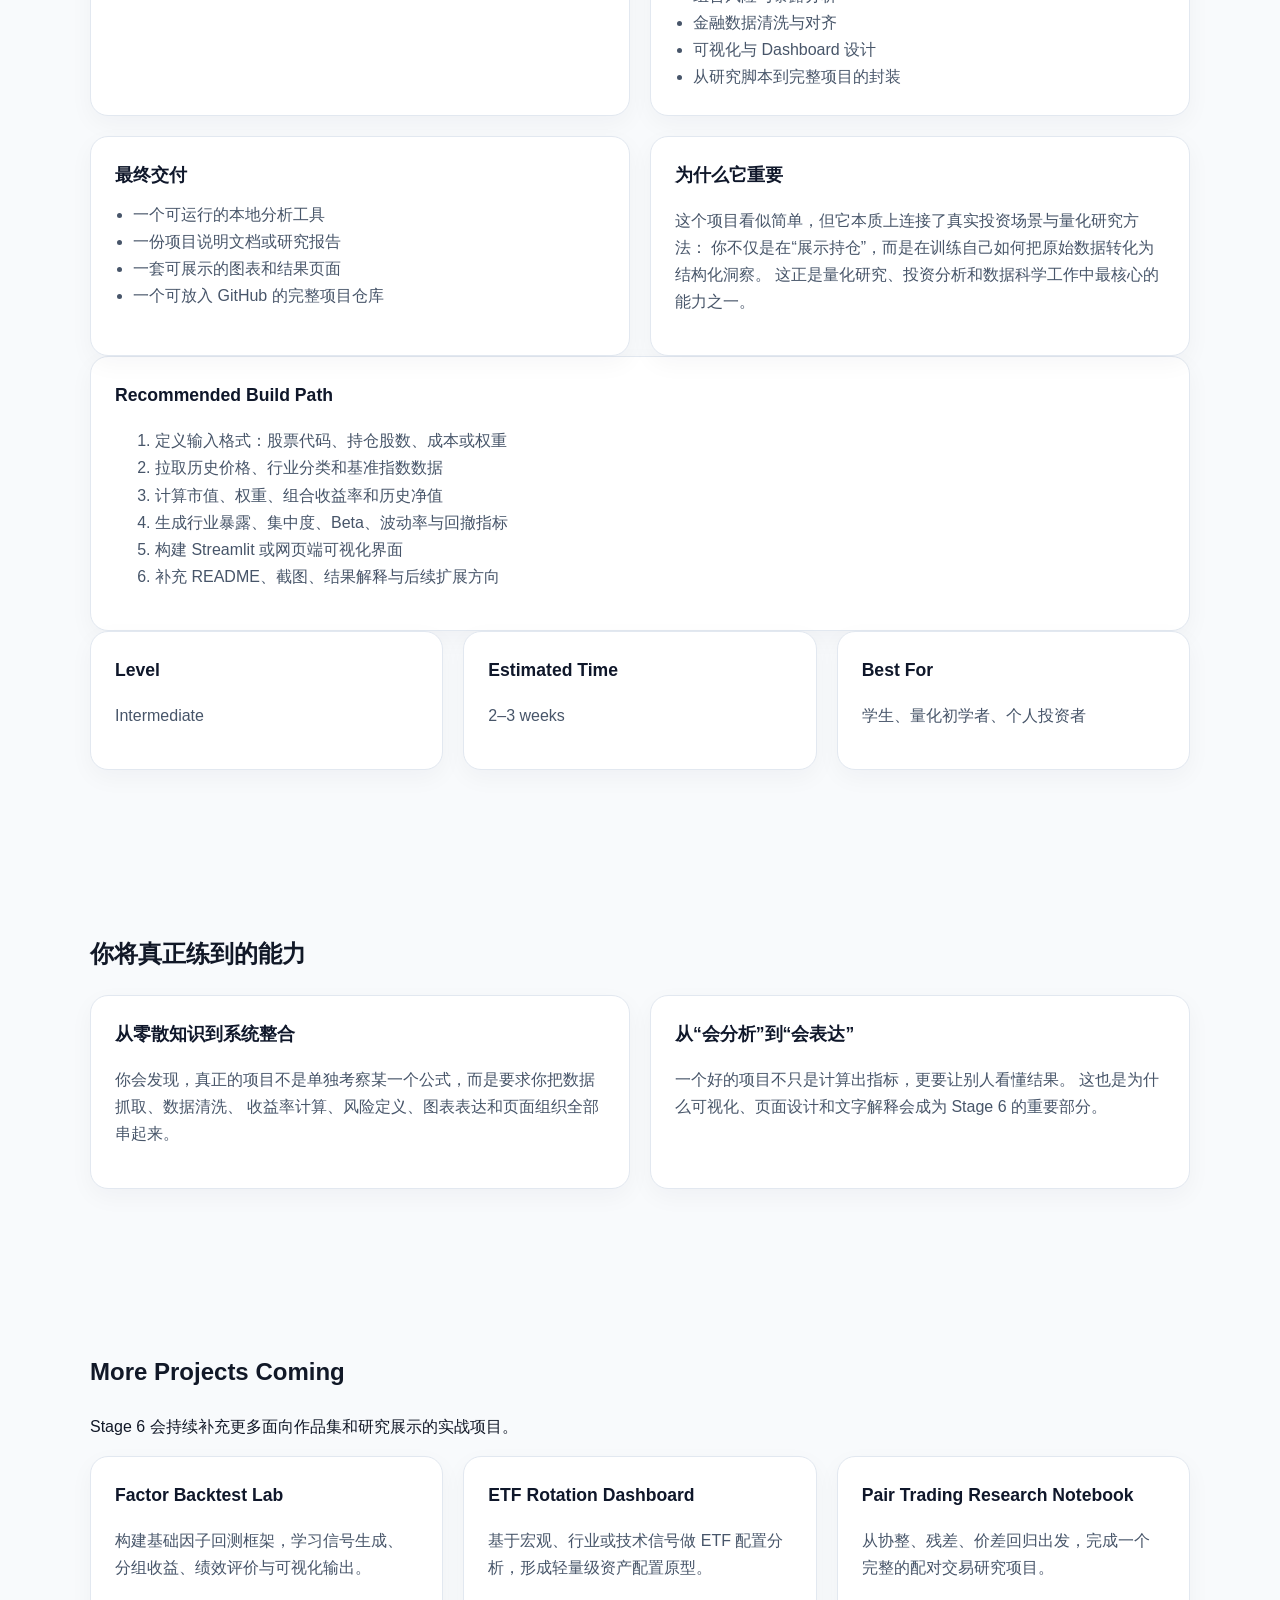
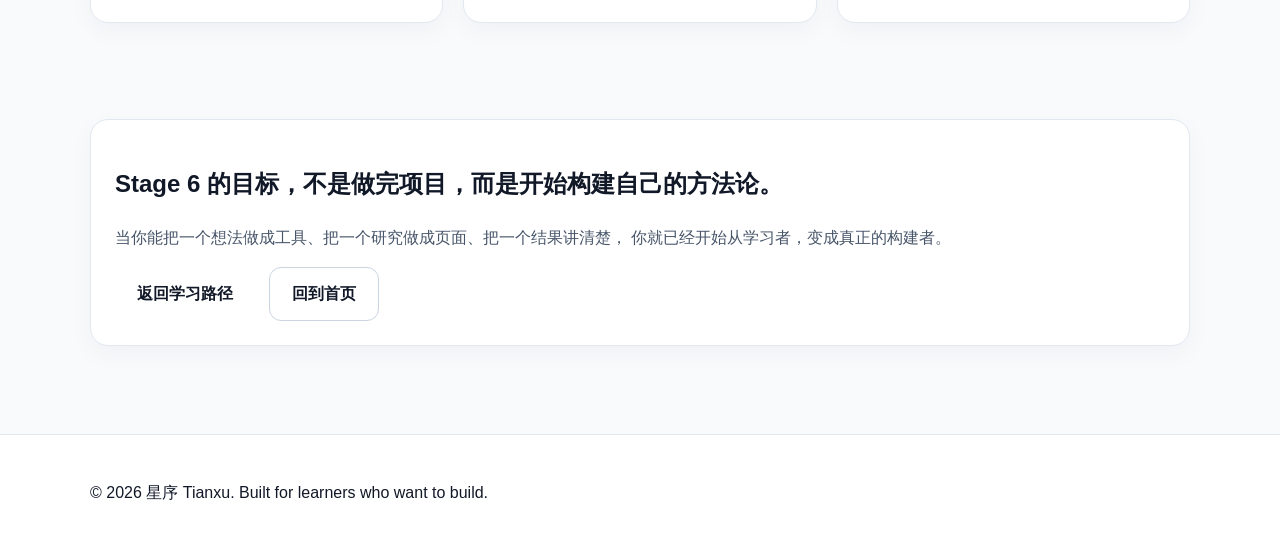
<file: stages/stage6_projects.html>
<!DOCTYPE html>
<html lang="zh-CN">
<head>
  <meta charset="UTF-8" />
  <meta name="viewport" content="width=device-width, initial-scale=1.0" />
  <title>Stage 6 · Projects | 星序 Tianxu</title>
  <link rel="stylesheet" href="../styles/main.css" />
</head>
<body>
  <header class="site-header">
    <div class="container">
      <a class="logo" href="../index.html">星序 Tianxu</a>
      <nav class="nav">
        <a href="../index.html">首页</a>
        <a href="../pages/path.html">学习路径</a>
        <a href="../pages/community.html">社区</a>
        <a href="../pages/about.html">关于</a>
      </nav>
    </div>
  </header>

  <main>
    <section class="hero stage-hero">
      <div class="container">
        <p class="eyebrow">Stage 6</p>
        <h1>Projects · 从学习者到构建者</h1>
        <p class="hero-text">
          Stage 6 是星序路径中的最终实践阶段。你将不再只是学习知识点，而是把前面学过的数学、Python、量化研究、
          风险分析与机器学习真正整合起来，完成可以展示、可以迭代、可以写进简历和作品集的项目。
        </p>
      </div>
    </section>

    <section class="section">
      <div class="container">
        <div class="section-heading">
          <h2>这一阶段你要完成什么</h2>
          <p>
            你将从“理解概念”走向“独立交付”。每个项目都强调真实数据、明确问题、完整输出和可展示成果。
          </p>
        </div>

        <div class="grid grid-3">
          <div class="card">
            <h3>Build</h3>
            <p>把前面学过的知识做成真正可运行的项目，而不是停留在笔记和零散代码。</p>
          </div>
          <div class="card">
            <h3>Integrate</h3>
            <p>学会把数据处理、指标计算、研究逻辑和可视化组合成一个完整系统。</p>
          </div>
          <div class="card">
            <h3>Showcase</h3>
            <p>沉淀成 GitHub 项目、报告、页面 Demo 和作品集，为实习、求职或个人品牌服务。</p>
          </div>
        </div>
      </div>
    </section>

    <section class="section section-highlight">
      <div class="container">
        <div class="section-heading">
          <p class="eyebrow">Featured Project</p>
          <h2>Project 01 · Portfolio Risk Dashboard</h2>
          <p>
            一个面向学生和个人投资者的投资组合风险分析项目。用户手动输入持仓或上传 CSV，
            系统自动计算组合权重、行业暴露、集中度、波动率、Beta、历史收益与回撤，并生成可视化面板。
          </p>
        </div>

        <div class="grid grid-2">
          <div class="card">
            <h3>项目目标</h3>
            <p>
              许多人会买股票，但并不知道自己的组合到底暴露在什么行业、什么风格和什么系统性风险之下。
              这个项目要做的，就是把“持仓列表”转化成一张清晰的风险画像。
            </p>
          </div>

          <div class="card">
            <h3>你将构建的内容</h3>
            <ul>
              <li>持仓输入模块（手动输入 / CSV 导入）</li>
              <li>持仓市值与权重计算</li>
              <li>行业暴露分析（如申万一级行业）</li>
              <li>组合集中度与风险指标计算</li>
              <li>收益、波动率、Beta、最大回撤分析</li>
              <li>本地可视化 Dashboard 展示</li>
            </ul>
          </div>

          <div class="card">
            <h3>数据来源</h3>
            <p>
              项目可基于 Tushare 获取 A 股日线数据、指数基准数据和行业分类数据，
              因此不依赖高门槛券商接口，学生和个人开发者也能完成。
            </p>
          </div>

          <div class="card">
            <h3>核心技能</h3>
            <ul>
              <li>Python / pandas / numpy</li>
              <li>收益率与时间序列处理</li>
              <li>组合风险与暴露分析</li>
              <li>金融数据清洗与对齐</li>
              <li>可视化与 Dashboard 设计</li>
              <li>从研究脚本到完整项目的封装</li>
            </ul>
          </div>

          <div class="card">
            <h3>最终交付</h3>
            <ul>
              <li>一个可运行的本地分析工具</li>
              <li>一份项目说明文档或研究报告</li>
              <li>一套可展示的图表和结果页面</li>
              <li>一个可放入 GitHub 的完整项目仓库</li>
            </ul>
          </div>

          <div class="card">
            <h3>为什么它重要</h3>
            <p>
              这个项目看似简单，但它本质上连接了真实投资场景与量化研究方法：
              你不仅是在“展示持仓”，而是在训练自己如何把原始数据转化为结构化洞察。
              这正是量化研究、投资分析和数据科学工作中最核心的能力之一。
            </p>
          </div>
        </div>

        <div class="project-roadmap card">
          <h3>Recommended Build Path</h3>
          <ol>
            <li>定义输入格式：股票代码、持仓股数、成本或权重</li>
            <li>拉取历史价格、行业分类和基准指数数据</li>
            <li>计算市值、权重、组合收益率和历史净值</li>
            <li>生成行业暴露、集中度、Beta、波动率与回撤指标</li>
            <li>构建 Streamlit 或网页端可视化界面</li>
            <li>补充 README、截图、结果解释与后续扩展方向</li>
          </ol>
        </div>

        <div class="project-meta grid grid-3">
          <div class="card">
            <h3>Level</h3>
            <p>Intermediate</p>
          </div>
          <div class="card">
            <h3>Estimated Time</h3>
            <p>2–3 weeks</p>
          </div>
          <div class="card">
            <h3>Best For</h3>
            <p>学生、量化初学者、个人投资者</p>
          </div>
        </div>
      </div>
    </section>

    <section class="section">
      <div class="container">
        <div class="section-heading">
          <h2>你将真正练到的能力</h2>
        </div>

        <div class="grid grid-2">
          <div class="card">
            <h3>从零散知识到系统整合</h3>
            <p>
              你会发现，真正的项目不是单独考察某一个公式，而是要求你把数据抓取、数据清洗、
              收益率计算、风险定义、图表表达和页面组织全部串起来。
            </p>
          </div>
          <div class="card">
            <h3>从“会分析”到“会表达”</h3>
            <p>
              一个好的项目不只是计算出指标，更要让别人看懂结果。
              这也是为什么可视化、页面设计和文字解释会成为 Stage 6 的重要部分。
            </p>
          </div>
        </div>
      </div>
    </section>

    <section class="section">
      <div class="container">
        <div class="section-heading">
          <h2>More Projects Coming</h2>
          <p>Stage 6 会持续补充更多面向作品集和研究展示的实战项目。</p>
        </div>

        <div class="grid grid-3">
          <div class="card">
            <h3>Factor Backtest Lab</h3>
            <p>构建基础因子回测框架，学习信号生成、分组收益、绩效评价与可视化输出。</p>
          </div>
          <div class="card">
            <h3>ETF Rotation Dashboard</h3>
            <p>基于宏观、行业或技术信号做 ETF 配置分析，形成轻量级资产配置原型。</p>
          </div>
          <div class="card">
            <h3>Pair Trading Research Notebook</h3>
            <p>从协整、残差、价差回归出发，完成一个完整的配对交易研究项目。</p>
          </div>
        </div>
      </div>
    </section>

    <section class="section cta-section">
      <div class="container">
        <div class="card cta-card">
          <h2>Stage 6 的目标，不是做完项目，而是开始构建自己的方法论。</h2>
          <p>
            当你能把一个想法做成工具、把一个研究做成页面、把一个结果讲清楚，
            你就已经开始从学习者，变成真正的构建者。
          </p>
          <div class="hero-actions" style="margin-top: 16px;">
            <a class="btn" href="../pages/path.html">返回学习路径</a>
            <a class="btn btn-secondary" href="../index.html">回到首页</a>
          </div>
        </div>
      </div>
    </section>
  </main>

  <footer class="site-footer">
    <div class="container">
      <p>© 2026 星序 Tianxu. Built for learners who want to build.</p>
    </div>
  </footer>
</body>
</html>
</file>
<file: styles/main.css>
* {
  box-sizing: border-box;
}

html {
  scroll-behavior: smooth;
}

body {
  margin: 0;
  font-family: -apple-system, BlinkMacSystemFont, "Segoe UI", "PingFang SC",
    "Hiragino Sans GB", "Microsoft YaHei", sans-serif;
  color: #111827;
  background: #f8fafc;
  line-height: 1.7;
}

a {
  text-decoration: none;
  color: inherit;
}

.container {
  width: min(1100px, calc(100% - 32px));
  margin: 0 auto;
}

.site-header {
  position: sticky;
  top: 0;
  z-index: 100;
  background: rgba(248, 250, 252, 0.92);
  backdrop-filter: blur(10px);
  border-bottom: 1px solid #e5e7eb;
}

.nav {
  display: flex;
  align-items: center;
  justify-content: space-between;
  min-height: 72px;
}

.brand a {
  font-size: 1.2rem;
  font-weight: 700;
  color: #0f172a;
}

.nav-links {
  display: flex;
  gap: 20px;
  font-size: 0.95rem;
  color: #475569;
}

.nav-links a:hover {
  color: #111827;
}

.hero {
  padding: 96px 0 72px;
  background:
    radial-gradient(circle at top left, rgba(99, 102, 241, 0.12), transparent 30%),
    radial-gradient(circle at bottom right, rgba(14, 165, 233, 0.10), transparent 28%),
    #f8fafc;
}

.hero-content {
  max-width: 760px;
}

.hero-tag,
.section-tag {
  display: inline-block;
  margin-bottom: 12px;
  font-size: 0.9rem;
  font-weight: 600;
  color: #4f46e5;
  background: rgba(79, 70, 229, 0.08);
  padding: 6px 12px;
  border-radius: 999px;
}

.hero h1 {
  margin: 0 0 18px;
  font-size: clamp(2.3rem, 5vw, 4rem);
  line-height: 1.15;
  color: #0f172a;
}

.hero-desc {
  max-width: 720px;
  font-size: 1.08rem;
  color: #475569;
  margin-bottom: 28px;
}

.hero-actions {
  display: flex;
  flex-wrap: wrap;
  gap: 14px;
}

.btn {
  display: inline-flex;
  align-items: center;
  justify-content: center;
  padding: 12px 22px;
  border-radius: 12px;
  font-weight: 600;
  transition: 0.2s ease;
}

.btn-primary {
  background: #111827;
  color: #ffffff;
}

.btn-primary:hover {
  opacity: 0.92;
}

.btn-secondary {
  border: 1px solid #cbd5e1;
  color: #111827;
  background: #ffffff;
}

.btn-secondary:hover {
  background: #f1f5f9;
}

.section {
  padding: 72px 0;
}

.section-alt {
  background: #ffffff;
}

.section-header {
  max-width: 760px;
  margin-bottom: 32px;
}

.section-header h2 {
  margin: 0 0 12px;
  font-size: clamp(1.8rem, 4vw, 2.6rem);
  line-height: 1.2;
  color: #0f172a;
}

.section-desc {
  margin: 0;
  color: #475569;
}

.grid {
  display: grid;
  gap: 20px;
}

.grid-2 {
  grid-template-columns: repeat(2, minmax(0, 1fr));
}

.grid-3 {
  grid-template-columns: repeat(3, minmax(0, 1fr));
}

.card {
  background: #ffffff;
  border: 1px solid #e2e8f0;
  border-radius: 18px;
  padding: 24px;
  box-shadow: 0 8px 24px rgba(15, 23, 42, 0.04);
}

.card h3 {
  margin-top: 0;
  margin-bottom: 10px;
  color: #0f172a;
  font-size: 1.1rem;
}

.card p,
.card li {
  color: #475569;
}

.card ul {
  margin: 0;
  padding-left: 18px;
}

.timeline {
  display: grid;
  gap: 18px;
}

.timeline-item {
  padding: 22px 24px;
  border-left: 4px solid #4f46e5;
  background: #f8fafc;
  border-radius: 12px;
}

.timeline-item h3 {
  margin: 0 0 8px;
  color: #0f172a;
}

.timeline-item p {
  margin: 0;
  color: #475569;
}

.cta-section {
  padding-top: 24px;
  padding-bottom: 88px;
}

.cta-box {
  background: linear-gradient(135deg, #0f172a, #1e293b);
  color: #ffffff;
  border-radius: 24px;
  padding: 40px 32px;
}

.cta-box h2 {
  margin-top: 0;
  margin-bottom: 12px;
}

.cta-box p {
  color: rgba(255, 255, 255, 0.82);
  max-width: 720px;
}

.cta-box .section-tag {
  color: #c7d2fe;
  background: rgba(255, 255, 255, 0.12);
}

.cta-box .btn-primary {
  background: #ffffff;
  color: #111827;
}

.cta-box .btn-secondary {
  border-color: rgba(255, 255, 255, 0.25);
  color: #ffffff;
  background: transparent;
}

.site-footer {
  border-top: 1px solid #e5e7eb;
  background: #ffffff;
  padding: 28px 0;
}

.footer-content {
  display: flex;
  justify-content: space-between;
  gap: 20px;
  align-items: center;
}

.footer-content h3 {
  margin: 0 0 6px;
}

.footer-content p {
  margin: 0;
  color: #64748b;
}

.footer-links {
  display: flex;
  gap: 18px;
  color: #475569;
}

@media (max-width: 900px) {
  .grid-2,
  .grid-3 {
    grid-template-columns: 1fr;
  }

  .nav {
    flex-direction: column;
    justify-content: center;
    gap: 12px;
    padding: 14px 0;
  }

  .footer-content {
    flex-direction: column;
    align-items: flex-start;
  }
}

@media (max-width: 640px) {
  .hero {
    padding-top: 72px;
  }

  .hero-actions {
    flex-direction: column;
    align-items: stretch;
  }

  .btn {
    width: 100%;
  }

  .nav-links {
    flex-wrap: wrap;
    gap: 12px;
  }
}
</file>
